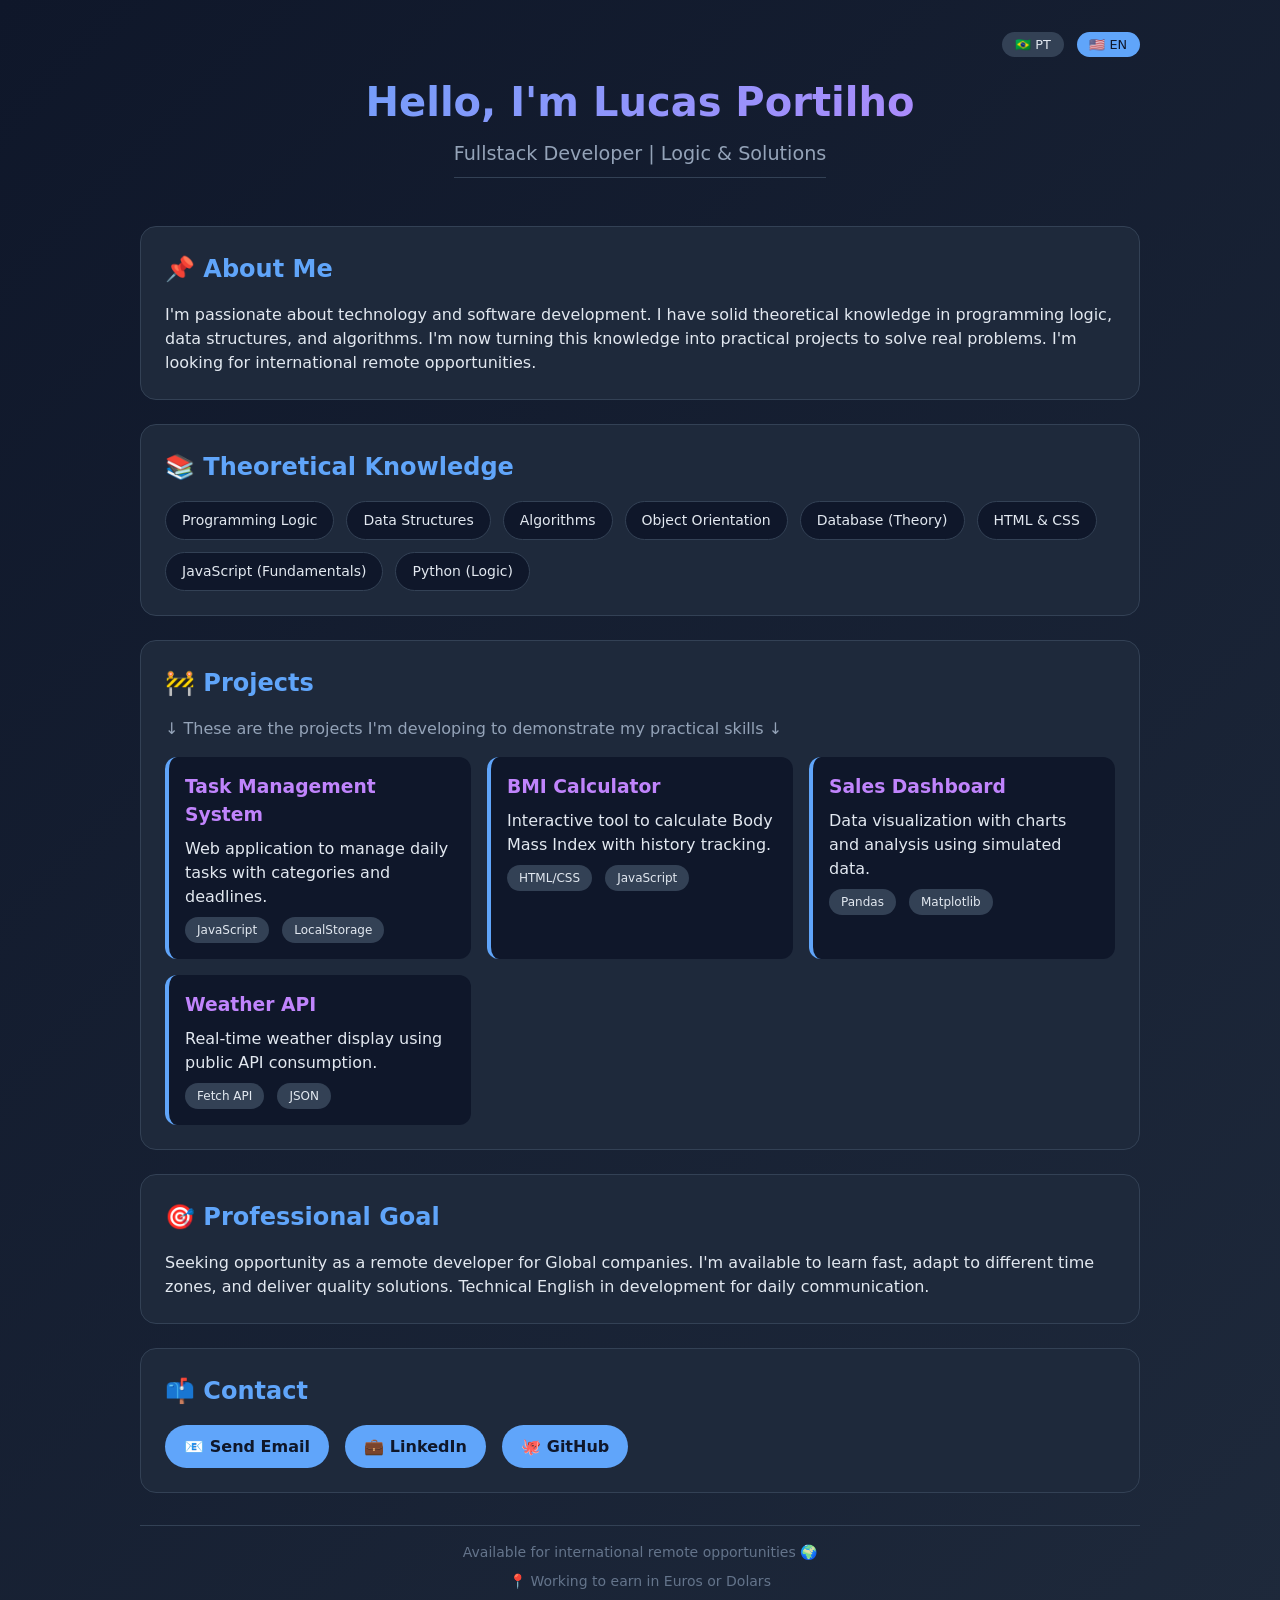
<file: index-en.html>
<!DOCTYPE html>
<html lang="en">
<head>
    <meta charset="UTF-8">
    <meta name="viewport" content="width=device-width, initial-scale=1.0">
    <title>Lucas Portilho | Fullstack Developer </title>
    <style>
        * {
            margin: 0;
            padding: 0;
            box-sizing: border-box;
        }

        body {
            font-family: system-ui, -apple-system, 'Segoe UI', Roboto, Helvetica, Arial, sans-serif;
            background: linear-gradient(135deg, #0f172a 0%, #1e293b 100%);
            color: #e2e8f0;
            line-height: 1.5;
            padding: 2rem;
            min-height: 100vh;
        }

        .container {
            max-width: 1000px;
            margin: 0 auto;
        }

        header {
            text-align: center;
            margin-bottom: 3rem;
        }

        h1 {
            font-size: 2.5rem;
            background: linear-gradient(135deg, #60a5fa, #c084fc);
            background-clip: text;
            -webkit-background-clip: text;
            color: transparent;
            margin-bottom: 0.5rem;
        }

        .tagline {
            font-size: 1.2rem;
            color: #94a3b8;
            border-bottom: 1px solid #334155;
            display: inline-block;
            padding-bottom: 0.5rem;
        }

        .language-switch {
            text-align: right;
            margin-bottom: 1rem;
        }

        .lang-btn {
            background: #334155;
            color: #e2e8f0;
            padding: 0.3rem 0.8rem;
            border-radius: 1rem;
            text-decoration: none;
            font-size: 0.8rem;
            margin-left: 0.5rem;
        }

        .lang-btn.active {
            background: #60a5fa;
            color: #0f172a;
        }

        .section {
            background: #1e293b;
            border-radius: 1rem;
            padding: 1.5rem;
            margin-bottom: 1.5rem;
            border: 1px solid #334155;
            transition: transform 0.2s;
        }

        .section:hover {
            transform: translateY(-4px);
            border-color: #60a5fa;
        }

        h2 {
            color: #60a5fa;
            font-size: 1.5rem;
            margin-bottom: 1rem;
            display: flex;
            align-items: center;
            gap: 0.5rem;
        }

        .projects-grid {
            display: grid;
            grid-template-columns: repeat(auto-fit, minmax(250px, 1fr));
            gap: 1rem;
            margin-top: 1rem;
        }

        .project-card {
            background: #0f172a;
            padding: 1rem;
            border-radius: 0.75rem;
            border-left: 4px solid #60a5fa;
        }

        .project-card h3 {
            color: #c084fc;
            margin-bottom: 0.5rem;
        }

        .tech-badge {
            display: inline-block;
            background: #334155;
            padding: 0.25rem 0.75rem;
            border-radius: 1rem;
            font-size: 0.75rem;
            margin-right: 0.5rem;
            margin-top: 0.5rem;
        }

        .skills-list {
            display: flex;
            flex-wrap: wrap;
            gap: 0.75rem;
        }

        .skill {
            background: #0f172a;
            padding: 0.5rem 1rem;
            border-radius: 2rem;
            font-size: 0.875rem;
            border: 1px solid #334155;
        }

        .contact-links {
            display: flex;
            gap: 1rem;
            flex-wrap: wrap;
            margin-top: 1rem;
        }

        .btn {
            background: #60a5fa;
            color: #0f172a;
            padding: 0.6rem 1.2rem;
            border-radius: 2rem;
            text-decoration: none;
            font-weight: bold;
            transition: all 0.2s;
            display: inline-block;
        }

        .btn:hover {
            background: #c084fc;
            transform: scale(1.02);
        }

        footer {
            text-align: center;
            margin-top: 2rem;
            padding-top: 1rem;
            border-top: 1px solid #334155;
            color: #64748b;
            font-size: 0.875rem;
        }

        @media (max-width: 600px) {
            body {
                padding: 1rem;
            }
            h1 {
                font-size: 1.8rem;
            }
        }
    </style>
</head>
<body>
    <div class="container">
        <div class="language-switch">
            <a href="./" class="lang-btn">🇧🇷 PT</a>
            <a href="./index-en.html" class="lang-btn active">🇺🇸 EN</a>
        </div>

        <header>
            <h1>Hello, I'm Lucas Portilho</h1>
            <div class="tagline">Fullstack Developer | Logic & Solutions</div>
        </header>

        <div class="section">
            <h2>📌 About Me</h2>
            <p>I'm passionate about technology and software development. I have solid theoretical knowledge in programming logic, data structures, and algorithms. I'm now turning this knowledge into practical projects to solve real problems. I'm looking for international remote opportunities.</p>
        </div>

        <div class="section">
            <h2>📚 Theoretical Knowledge</h2>
            <div class="skills-list">
                <span class="skill">Programming Logic</span>
                <span class="skill">Data Structures</span>
                <span class="skill">Algorithms</span>
                <span class="skill">Object Orientation</span>
                <span class="skill">Database (Theory)</span>
                <span class="skill">HTML & CSS</span>
                <span class="skill">JavaScript (Fundamentals)</span>
                <span class="skill">Python (Logic)</span>
            </div>
        </div>

        <div class="section">
            <h2>🚧 Projects</h2>
            <p style="margin-bottom: 1rem; color: #94a3b8;">↓ These are the projects I'm developing to demonstrate my practical skills ↓</p>
            <div class="projects-grid">
                <div class="project-card">
                    <h3>Task Management System</h3>
                    <p>Web application to manage daily tasks with categories and deadlines.</p>
                    <span class="tech-badge">JavaScript</span>
                    <span class="tech-badge">LocalStorage</span>
                </div>
                <div class="project-card">
                    <h3>BMI Calculator</h3>
                    <p>Interactive tool to calculate Body Mass Index with history tracking.</p>
                    <span class="tech-badge">HTML/CSS</span>
                    <span class="tech-badge">JavaScript</span>
                </div>
                <div class="project-card">
                    <h3>Sales Dashboard</h3>
                    <p>Data visualization with charts and analysis using simulated data.</p>
                    <span class="tech-badge">Pandas</span>
                    <span class="tech-badge">Matplotlib</span>
                </div>
                <div class="project-card">
                    <h3>Weather API</h3>
                    <p>Real-time weather display using public API consumption.</p>
                    <span class="tech-badge">Fetch API</span>
                    <span class="tech-badge">JSON</span>
                </div>
            </div>
        </div>

        <div class="section">
            <h2>🎯 Professional Goal</h2>
            <p>Seeking opportunity as a remote developer for Global companies. I'm available to learn fast, adapt to different time zones, and deliver quality solutions. Technical English in development for daily communication.</p>
        </div>

        <div class="section">
            <h2>📫 Contact</h2>
            <div class="contact-links">
                <a href="#" class="btn" id="emailBtn">📧 Send Email</a>
                <a href="#" class="btn" id="linkedinBtn" target="_blank">💼 LinkedIn</a>
                <a href="#" class="btn" id="githubBtn" target="_blank">🐙 GitHub</a>
            </div>
        </div>

        <footer>
            <p>Available for international remote opportunities 🌍</p>
            <p style="margin-top: 0.5rem;">📍 Working to earn in Euros or Dolars </p>
        </footer>
    </div>

    <script>
        document.getElementById('emailBtn').addEventListener('click', function(e) {
            e.preventDefault();
            window.location.href = 'mailto:lucascoxev2@outlook.com?subject=I%20saw%20your%20portfolio%20and%20would%20like%20to%20talk';
        });

        document.getElementById('linkedinBtn').addEventListener('click', function(e) {
            e.preventDefault();
            window.open('https://www.linkedin.com/in/lucas-portilho/', '_blank');
        });

        document.getElementById('githubBtn').addEventListener('click', function(e) {
            e.preventDefault();
            window.open('https://github.com/LucasCPortilho', '_blank');
        });
    </script>
</body>
</html>
</file>
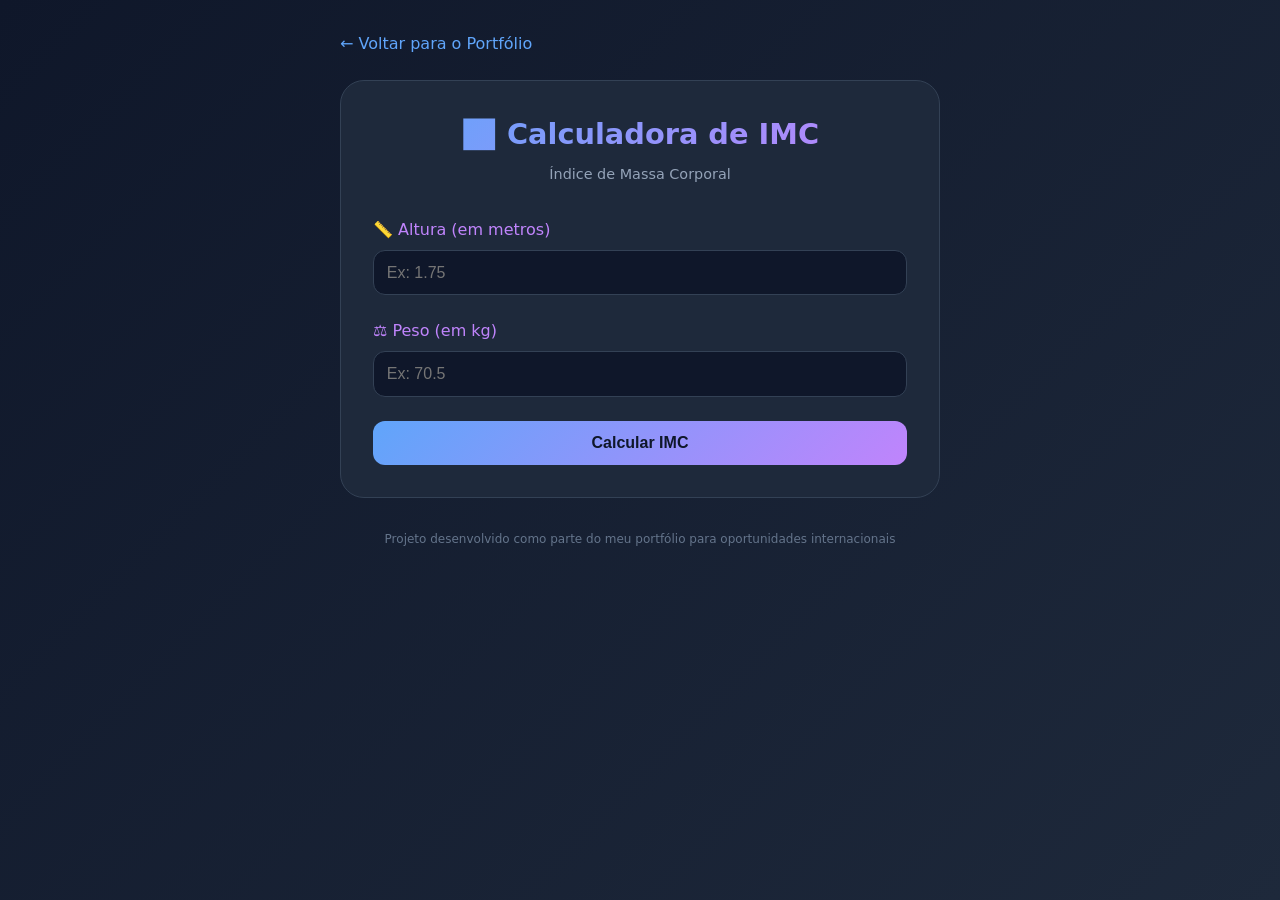
<file: projetos/imc-calculator.html>
<!DOCTYPE html>
<html lang="pt-br">
<head>
    <meta charset="UTF-8">
    <meta name="viewport" content="width=device-width, initial-scale=1.0">
    <title>Calculadora de IMC | Lucas Portilho</title>
    <style>
        * {
            margin: 0;
            padding: 0;
            box-sizing: border-box;
        }

        body {
            font-family: system-ui, -apple-system, 'Segoe UI', Roboto, Helvetica, Arial, sans-serif;
            background: linear-gradient(135deg, #0f172a 0%, #1e293b 100%);
            color: #e2e8f0;
            line-height: 1.5;
            padding: 2rem;
            min-height: 100vh;
        }

        .container {
            max-width: 600px;
            margin: 0 auto;
        }

        .back-link {
            margin-bottom: 1.5rem;
        }

        .back-link a {
            color: #60a5fa;
            text-decoration: none;
            display: inline-flex;
            align-items: center;
            gap: 0.5rem;
        }

        .back-link a:hover {
            color: #c084fc;
        }

        .card {
            background: #1e293b;
            border-radius: 1.5rem;
            padding: 2rem;
            border: 1px solid #334155;
        }

        h1 {
            font-size: 1.8rem;
            background: linear-gradient(135deg, #60a5fa, #c084fc);
            background-clip: text;
            -webkit-background-clip: text;
            color: transparent;
            margin-bottom: 0.5rem;
            text-align: center;
        }

        .subtitle {
            text-align: center;
            color: #94a3b8;
            margin-bottom: 2rem;
            font-size: 0.9rem;
        }

        .input-group {
            margin-bottom: 1.5rem;
        }

        label {
            display: block;
            margin-bottom: 0.5rem;
            color: #c084fc;
            font-weight: 500;
        }

        input {
            width: 100%;
            padding: 0.8rem;
            border-radius: 0.75rem;
            border: 1px solid #334155;
            background: #0f172a;
            color: #e2e8f0;
            font-size: 1rem;
            outline: none;
            transition: all 0.2s;
        }

        input:focus {
            border-color: #60a5fa;
            box-shadow: 0 0 0 2px rgba(96, 165, 250, 0.2);
        }

        button {
            width: 100%;
            padding: 0.8rem;
            background: linear-gradient(135deg, #60a5fa, #c084fc);
            color: #0f172a;
            font-weight: bold;
            font-size: 1rem;
            border: none;
            border-radius: 0.75rem;
            cursor: pointer;
            transition: transform 0.2s;
        }

        button:hover {
            transform: scale(1.02);
        }

        .result {
            margin-top: 2rem;
            padding: 1.5rem;
            background: #0f172a;
            border-radius: 1rem;
            text-align: center;
        }

        .result h3 {
            color: #60a5fa;
            margin-bottom: 0.5rem;
        }

        .imc-value {
            font-size: 2.5rem;
            font-weight: bold;
            margin: 0.5rem 0;
        }

        .classification {
            font-size: 1.2rem;
            padding: 0.5rem;
            border-radius: 2rem;
            display: inline-block;
            margin-top: 0.5rem;
        }

        .history {
            margin-top: 2rem;
            padding-top: 1rem;
            border-top: 1px solid #334155;
        }

        .history h4 {
            color: #94a3b8;
            margin-bottom: 0.5rem;
        }

        .history-list {
            max-height: 200px;
            overflow-y: auto;
        }

        .history-item {
            background: #0f172a;
            padding: 0.5rem;
            border-radius: 0.5rem;
            margin-bottom: 0.5rem;
            font-size: 0.8rem;
            display: flex;
            justify-content: space-between;
        }

        .clear-btn {
            background: #334155;
            margin-top: 0.5rem;
            font-size: 0.8rem;
        }

        .clear-btn:hover {
            background: #ef4444;
            color: white;
            transform: scale(1.02);
        }

        footer {
            text-align: center;
            margin-top: 2rem;
            color: #64748b;
            font-size: 0.75rem;
        }
    </style>
</head>
<body>
    <div class="container">
        <div class="back-link">
            <a href="../">← Voltar para o Portfólio</a>
        </div>

        <div class="card">
            <h1>📊 Calculadora de IMC</h1>
            <div class="subtitle">Índice de Massa Corporal</div>

            <div class="input-group">
                <label>📏 Altura (em metros)</label>
                <input type="number" id="height" step="0.01" placeholder="Ex: 1.75">
            </div>

            <div class="input-group">
                <label>⚖️ Peso (em kg)</label>
                <input type="number" id="weight" step="0.1" placeholder="Ex: 70.5">
            </div>

            <button onclick="calculateIMC()">Calcular IMC</button>

            <div class="result" id="result" style="display: none;">
                <h3>📈 Seu IMC</h3>
                <div class="imc-value" id="imcValue">0.00</div>
                <div class="classification" id="classification"></div>
            </div>

            <div class="history" id="historySection" style="display: none;">
                <h4>📜 Histórico de Cálculos</h4>
                <div class="history-list" id="historyList"></div>
                <button class="clear-btn" onclick="clearHistory()">🗑️ Limpar Histórico</button>
            </div>
        </div>

        <footer>
            <p>Projeto desenvolvido como parte do meu portfólio para oportunidades internacionais</p>
        </footer>
    </div>

    <script>
        let history = [];

        function loadHistory() {
            const saved = localStorage.getItem('imcHistory');
            if (saved) {
                history = JSON.parse(saved);
                updateHistoryDisplay();
            }
        }

        function saveHistory() {
            localStorage.setItem('imcHistory', JSON.stringify(history));
            updateHistoryDisplay();
        }

        function updateHistoryDisplay() {
            const historySection = document.getElementById('historySection');
            const historyList = document.getElementById('historyList');
            
            if (history.length > 0) {
                historySection.style.display = 'block';
                historyList.innerHTML = history.map(item => `
                    <div class="history-item">
                        <span>${item.date}</span>
                        <span>IMC: ${item.imc}</span>
                        <span>${item.classification}</span>
                    </div>
                `).reverse().join('');
            } else {
                historySection.style.display = 'none';
            }
        }

        function clearHistory() {
            history = [];
            localStorage.removeItem('imcHistory');
            updateHistoryDisplay();
        }

        function getClassification(imc) {
            if (imc < 18.5) return { text: "Abaixo do peso", color: "#f59e0b" };
            if (imc < 25) return { text: "Peso normal", color: "#10b981" };
            if (imc < 30) return { text: "Sobrepeso", color: "#f59e0b" };
            if (imc < 35) return { text: "Obesidade grau I", color: "#ef4444" };
            if (imc < 40) return { text: "Obesidade grau II", color: "#ef4444" };
            return { text: "Obesidade grau III", color: "#dc2626" };
        }

        function calculateIMC() {
            const height = parseFloat(document.getElementById('height').value);
            const weight = parseFloat(document.getElementById('weight').value);

            if (isNaN(height) || isNaN(weight) || height <= 0 || weight <= 0) {
                alert('Por favor, insira valores válidos para altura e peso.');
                return;
            }

            const imc = weight / (height * height);
            const classification = getClassification(imc);
            
            document.getElementById('imcValue').innerHTML = imc.toFixed(2);
            document.getElementById('classification').innerHTML = classification.text;
            document.getElementById('classification').style.backgroundColor = classification.color;
            document.getElementById('classification').style.padding = '0.5rem 1rem';
            document.getElementById('classification').style.borderRadius = '2rem';
            document.getElementById('classification').style.color = '#0f172a';
            document.getElementById('classification').style.fontWeight = 'bold';
            document.getElementById('result').style.display = 'block';

            const now = new Date();
            const dateStr = `${now.getDate()}/${now.getMonth()+1} ${now.getHours()}:${now.getMinutes().toString().padStart(2,'0')}`;
            
            history.push({
                date: dateStr,
                imc: imc.toFixed(2),
                classification: classification.text
            });
            
            saveHistory();
        }

        loadHistory();
    </script>
</body>
</html>
</file>
